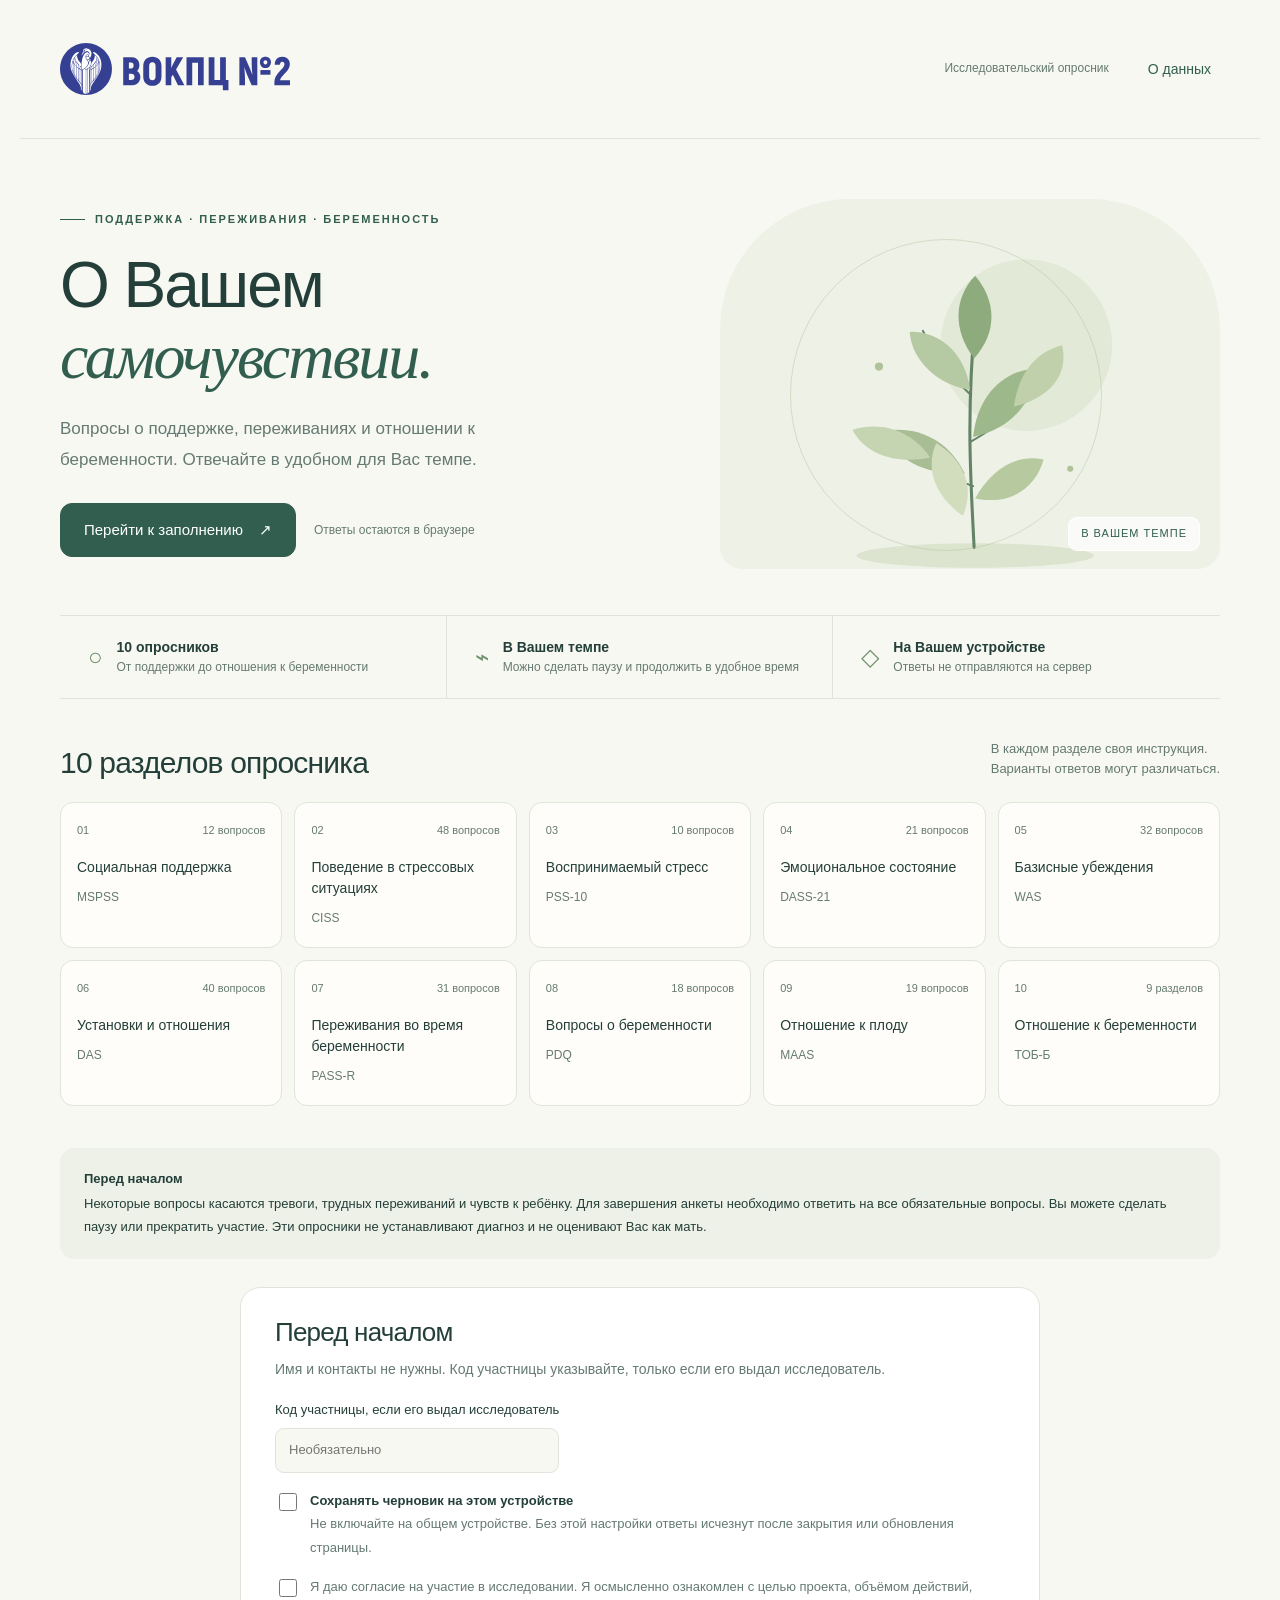
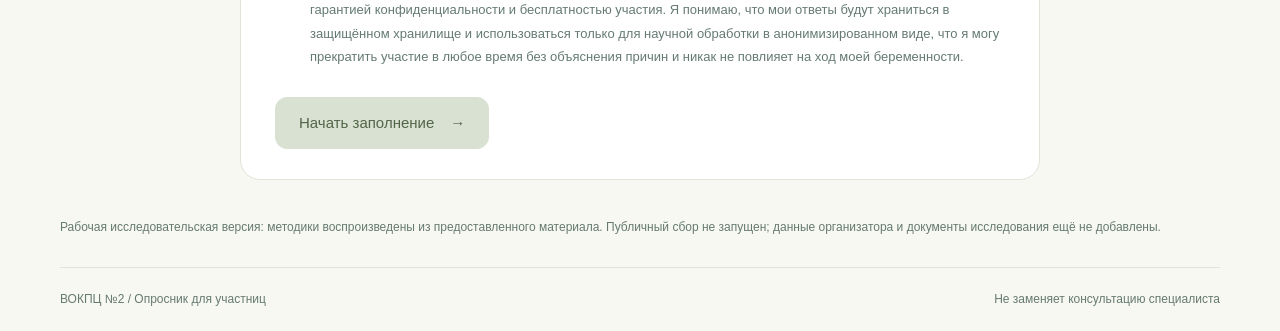
<file: public/index.html>
<!doctype html>
<html lang="ru"><head><meta charset="utf-8"><meta name="viewport" content="width=device-width,initial-scale=1"><meta name="color-scheme" content="light"><meta name="description" content="Локальный исследовательский опросник о социальной поддержке, переживаниях и отношении к беременности."><meta name="theme-color" content="#f7f5f0"><title>ВОКПЦ №2 — опросник о беременности</title><link rel="icon" href="assets/favicon.svg" type="image/svg+xml"><link rel="icon" href="assets/favicon.ico" sizes="any"><link rel="apple-touch-icon" href="assets/apple-touch-icon.png"><link rel="stylesheet" href="styles.css"><link rel="stylesheet" href="refinement.css"><link rel="stylesheet" href="admin.css"><link rel="stylesheet" href="admin.css"><script defer src="data.js"></script><script defer src="app.js"></script><script defer src="vendor/xlsx.mini.min.js"></script><script defer src="excel-export.js"></script><script defer src="vendor/supabase.js"></script><script defer src="research-config.js"></script><script defer src="research-live.js"></script><link rel="stylesheet" href="mobile.css"></head><body>
<a class="skip-link" href="#main">Перейти к содержанию</a>
<header class="header"><a class="brand" href="./" aria-label="ВОКПЦ №2, опросник"><img class="clinic-logo" src="assets/vokpc2-logo.svg" alt="Логотип ВОКПЦ №2"></a><span class="header-tag">Исследовательский опросник</span><button id="privacy-btn" class="text-button">О данных</button></header>
<main id="main" tabindex="-1"></main>
<footer class="footer"><span>ВОКПЦ №2 / Опросник для участниц</span><span>Не заменяет консультацию специалиста</span></footer>
<dialog id="privacy-dialog"><div class="dialog-top"><h2>Ваши ответы и данные</h2><button class="icon-button" id="close-privacy" aria-label="Закрыть">×</button></div><p>На этом сайте нет аналитики, рекламы, внешних шрифтов и отправки ответов на сервер. Заполнение и подсчёт выполняются в Вашем браузере. При открытии опубликованной версии Vercel может регистрировать IP-адрес и технические сведения о запросах. Содержимое ответов сайт на сервер не передаёт.</p><p>По умолчанию ответы хранятся только в памяти открытой страницы. Если Вы разрешите сохранение, черновик будет записан в хранилище этого браузера на этом устройстве. На общем устройстве сохранение лучше не включать.</p><p>Черновик не зашифрован. Выгруженные файлы тоже содержат чувствительные данные. Передавайте их только согласованному получателю.</p><p><strong>Это рабочий макет исследования.</strong> Организатор, контакты, этическое одобрение, сроки хранения и порядок передачи результатов пока не заданы. Публичный сбор ответов не запущен.</p><button class="button secondary" id="close-privacy-bottom">Понятно</button></dialog>
<noscript><p>Для заполнения необходим JavaScript. Ответы обрабатываются локально.</p></noscript>
<div id="toast" role="status" aria-live="polite"></div>
<script src="completion.js"></script></body></html>
</file>
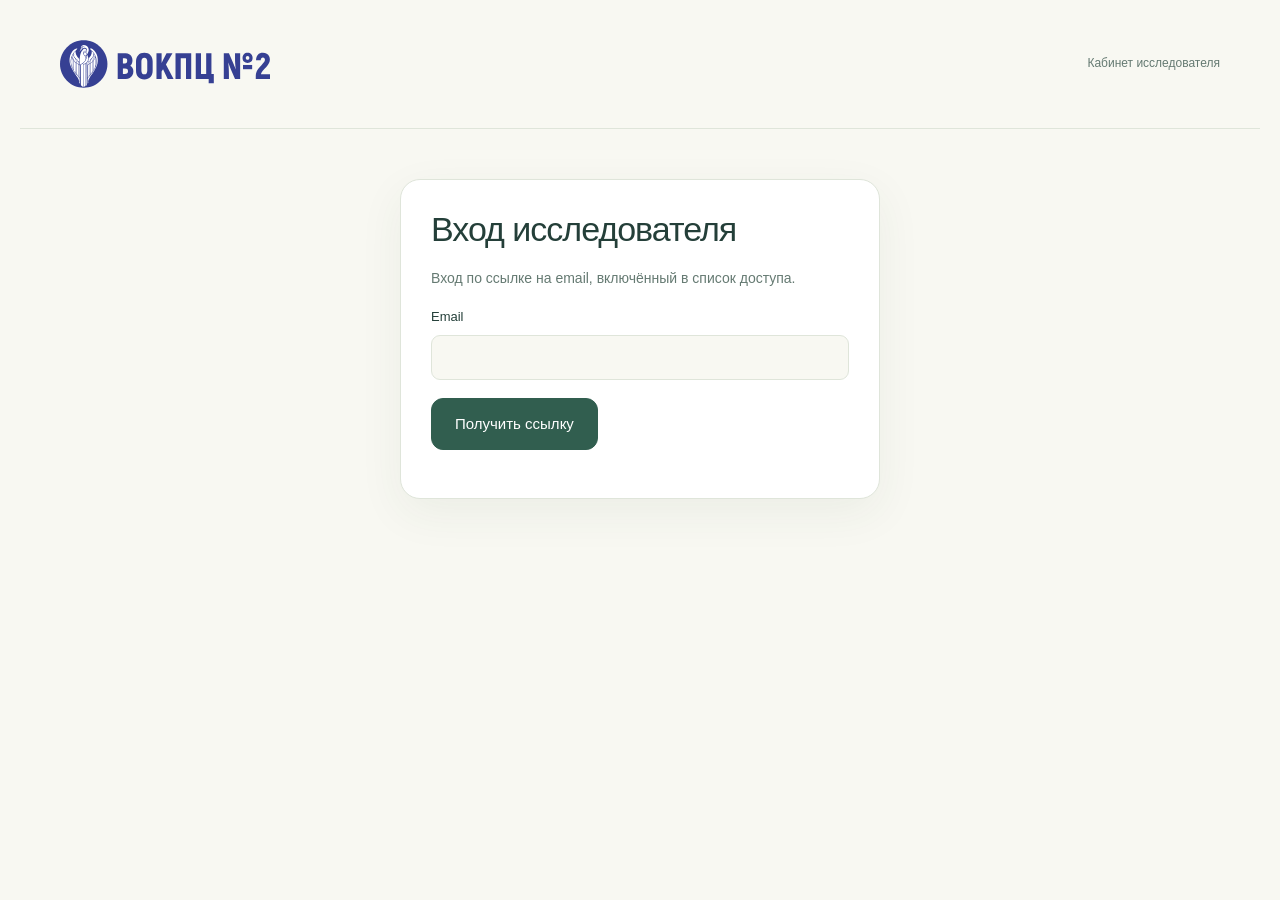
<file: public/admin.html>
<!doctype html><html lang="ru"><head><meta charset="utf-8"><meta name="viewport" content="width=device-width,initial-scale=1"><title>ВОКПЦ №2 — кабинет исследователя</title><link rel="icon" href="assets/favicon.svg"><link rel="stylesheet" href="styles.css"><link rel="stylesheet" href="admin.css"><script defer src="vendor/supabase.js"></script><script defer src="vendor/xlsx.mini.min.js"></script><script defer src="data.js"></script><script defer src="research-config.js"></script><script defer src="admin.js"></script><script defer src="admin-export.js"></script><link rel="stylesheet" href="mobile.css"></head><body><header class="header"><a href="./" class="brand"><img src="assets/vokpc2-logo.svg" alt="ВОКПЦ №2" style="width:210px;height:80px"></a><span class="header-tag">Кабинет исследователя</span><button class="text-button hidden" id="logout">Выйти</button></header><main class="admin-main"><section id="login" class="setup"><h1>Вход исследователя</h1><p>Вход по ссылке на email, включённый в список доступа.</p><label class="field">Email<input id="email" type="email" autocomplete="email" required></label><button class="button" id="send-code">Получить ссылку</button><p id="login-message" role="status"></p></section><section id="dashboard" class="hidden"><div class="admin-heading"><div><h1>Ход заполнения</h1><p id="connection" role="status">Подключение…</p></div><label class="field">Выборка для Excel<select id="export-scope"><option value="completed">Завершённые реальные</option><option value="all">Все реальные, включая незавершённые</option></select></label><button class="button secondary" id="export-all">Скачать общий Excel</button></div><div class="notice"><strong>Конфиденциальность</strong>Ваши ответы сохраняются в защищённом хранилище. Только авторизованный исследователь имеет доступ к данным.</div><div class="admin-tools"><label class="field">Количество приглашений<input type="number" id="invite-count" value="1" min="1" max="100"></label><button class="button" id="create-invites">Создать ссылку для респондента</button><label class="field">Поиск по коду<input id="search" placeholder="Код участницы"></label><label class="field">Статус<select id="status-filter"><option value="all">Все</option><option value="online">На связи</option><option value="idle">Нет активности</option><option value="offline">Нет соединения</option><option value="completed">Завершено</option><option value="new">Не начато</option></select></label></div><div id="invites" role="status"></div><div id="stats" class="admin-stats"></div><div class="table-scroll"><table class="live-table"><thead><tr><th>Код</th><th>Текущий раздел</th><th>Прогресс</th><th>Статус</th><th>С начала</th><th>Последнее действие</th><th>Действия</th></tr></thead><tbody id="rows"></tbody></table></div><p class="micro">Heartbeat: каждые 20 секунд. Нет соединения: после 60 секунд без heartbeat. Нет активности: после 5 минут. Время с начала включает паузы.</p><p id="admin-message" role="status"></p></section></main></body></html>
</file>
<file: public/styles.css>
@charset "UTF-8";
:root{--ink:#243f39;--muted:#657a72;--green:#315e4f;--green-dark:#234739;--cream:#f8f8f2;--line:#dfe5da;--paper:#fff;--soft:#edf2e7;--lime:#dbe8b0;--error:#994c3e;--shadow:0 14px 45px #304d3510}
*{box-sizing:border-box}body{margin:0;color:var(--ink);background:var(--cream);font-family:"Segoe UI",Arial,sans-serif;font-size:16px;line-height:1.6}button,input,textarea{font:inherit}button,a,label,input{touch-action:manipulation}button{cursor:pointer}button:disabled{cursor:not-allowed;opacity:.55}a{color:inherit}h1,h2,h3,p{margin:0}h1,h2,h3{line-height:1.15}h1{font-size:clamp(40px,5vw,66px);font-weight:500;letter-spacing:-2.5px}h2{font-size:30px;font-weight:500;letter-spacing:-.8px}h3{font-size:19px;font-weight:600}p+p{margin-top:14px}button:focus-visible,a:focus-visible,input:focus-visible,textarea:focus-visible,summary:focus-visible{outline:3px solid #648536;outline-offset:4px}.skip-link{position:fixed;left:16px;top:-90px;z-index:9;background:white;padding:12px}.skip-link:focus{top:8px}.header{max-width:1240px;margin:auto;padding:24px 40px;display:flex;align-items:center;gap:30px;border-bottom:1px solid var(--line)}.brand{font-size:27px;text-decoration:none;display:flex;align-items:center;font-weight:600;letter-spacing:-1px;gap:8px}.brand-icon{background:var(--green);color:white;border-radius:50% 50% 8px 50%;display:grid;place-items:center;width:33px;height:33px;font-size:23px;font-family:Georgia,serif;font-style:italic}.brand-dot{color:#83a057;margin-left:-8px}.header-tag{margin-left:auto;display:flex;gap:8px;align-items:center;font-size:12px;color:var(--muted)}.status-dot{width:6px;height:6px;border-radius:50%;background:#6f925a}.text-button{border:0;background:none;color:var(--green);font-size:14px;padding:9px}.footer{max-width:1160px;margin:40px auto 0;border-top:1px solid var(--line);padding:22px 0;display:flex;justify-content:space-between;color:var(--muted);font-size:12px}.landing{max-width:1160px;margin:0 auto}.hero{display:grid;grid-template-columns:1.18fr 1fr;gap:66px;align-items:center;padding:68px 0 46px}.eyebrow{font-size:11px;letter-spacing:2px;text-transform:uppercase;font-weight:600;color:var(--green);display:flex;align-items:center;gap:10px;margin-bottom:22px}.eyebrow:before{content:"";width:25px;height:1px;background:var(--green)}.hero h1 em{font-family:Georgia,serif;font-weight:400;font-style:italic;color:var(--green)}.lead{color:var(--muted);font-size:17px;line-height:1.8;margin-top:22px;max-width:485px}.hero-actions{display:flex;align-items:center;gap:18px;margin-top:28px}.button{background:var(--green);border:1px solid var(--green);color:white;border-radius:12px;padding:13px 23px;display:inline-flex;align-items:center;justify-content:center;gap:16px;font-weight:500;text-decoration:none;font-size:15px;transition:background .15s,transform .15s}.button:hover{background:var(--green-dark)}.button.secondary{background:white;color:var(--green);border-color:var(--line)}.button.secondary:hover{background:var(--soft)}.button.danger{color:var(--error);background:white;border-color:#d9bdb5}.micro{font-size:12px;color:var(--muted)}.hero-art{height:390px;background:#eef1e6;border-radius:130px 130px 22px 22px;position:relative;overflow:hidden;display:grid;place-items:center}.hero-art svg{width:95%;height:95%}.art-label{position:absolute;bottom:18px;right:20px;background:#ffffffb8;border:1px solid white;border-radius:9px;padding:7px 12px;color:var(--green);font-size:11px;letter-spacing:1px}.facts{display:grid;grid-template-columns:repeat(3,1fr);border-top:1px solid var(--line);border-bottom:1px solid var(--line);margin-bottom:46px}.fact{padding:20px 28px;border-right:1px solid var(--line);display:flex;gap:14px;align-items:center}.fact:last-child{border:0}.fact-icon{font-size:24px;color:#71916d}.fact strong{display:block;font-size:14px;font-weight:600}.fact span{display:block;font-size:12px;color:var(--muted)}.section-heading{display:flex;align-items:end;justify-content:space-between;margin-bottom:22px;gap:24px}.section-heading p{font-size:13px;color:var(--muted);max-width:340px}.method-grid{display:grid;grid-template-columns:repeat(5,1fr);gap:12px;margin-bottom:42px}.method-tile{border:1px solid var(--line);border-radius:14px;padding:18px 16px;background:#ffffff96}.tile-top{display:flex;justify-content:space-between;color:var(--muted);font-size:11px;margin-bottom:18px}.method-tile h3{font-size:14px;line-height:1.4;margin-bottom:10px;font-weight:500}.method-tile p{font-size:11px;color:var(--muted)}.notice{border-radius:14px;background:var(--soft);padding:20px 24px;font-size:13px;line-height:1.75;margin-bottom:28px;border:1px solid var(--line)}.notice strong{display:block;margin-bottom:3px}.setup{background:white;border:1px solid var(--line);border-radius:20px;padding:30px;margin:0 0 44px;box-shadow:var(--shadow)}.setup h2{font-size:25px;margin-bottom:10px}.setup>p{color:var(--muted);font-size:14px;margin-bottom:20px}.setup-row{display:flex;gap:24px;flex-wrap:wrap;align-items:center}.field{display:flex;flex-direction:column;gap:7px;font-size:13px}.field input{border:1px solid var(--line);border-radius:9px;padding:11px 13px;min-width:230px;max-width:100%;background:var(--cream);color:var(--ink)}.check{display:flex;align-items:flex-start;gap:10px;font-size:13px;margin-top:16px;color:var(--muted)}.check input{accent-color:var(--green);width:18px;height:18px;flex:0 0 18px;margin-top:3px}.check strong{color:var(--ink)}.setup-actions{display:flex;gap:14px;margin-top:22px;flex-wrap:wrap}.flow{max-width:1160px;margin:34px auto;display:grid;grid-template-columns:240px 1fr;gap:40px}.sidebar{position:sticky;top:20px;align-self:start}.sidebar-label{font-size:11px;color:var(--muted);letter-spacing:1.5px;text-transform:uppercase;margin-bottom:16px}.method-nav{display:flex;flex-direction:column;gap:4px}.nav-item{border:0;display:flex;align-items:center;gap:11px;background:none;text-align:left;padding:10px;border-radius:10px;color:var(--muted);font-size:12px;line-height:1.4}.nav-item:hover{background:var(--soft)}.nav-item.active{background:#e5eddd;color:var(--green);font-weight:600}.nav-number{border:1px solid var(--line);min-width:25px;height:25px;display:grid;place-items:center;border-radius:50%;font-size:10px}.nav-item.active .nav-number{background:var(--green);color:white;border-color:var(--green)}.sidebar-note{font-size:11px;color:var(--muted);border-top:1px solid var(--line);margin-top:20px;padding-top:15px}.sidebar-note .text-button{padding:10px 0}.flow-content{min-width:0}.progress-row{display:flex;justify-content:space-between;align-items:center;font-size:12px;color:var(--muted);margin-bottom:10px}.progress{height:5px;background:#e3e9df;border-radius:8px;margin-bottom:28px;overflow:hidden}.progress-bar{height:100%;background:#6f8f58;border-radius:8px;transition:width .2s}.method-head{margin-bottom:22px}.method-head h1{font-size:36px;letter-spacing:-1.2px}.method-meta{display:flex;align-items:center;gap:12px;font-size:12px;color:var(--muted);margin-top:12px}.pill{border:1px solid var(--line);border-radius:20px;padding:3px 10px;color:var(--green);background:white}.instruction{padding:20px 24px;background:var(--soft);border-radius:14px;font-size:14px;color:var(--green);margin-bottom:24px}.instruction h2{font-size:14px;font-weight:600;margin-bottom:9px;letter-spacing:0}.questions{display:flex;flex-direction:column;gap:16px}.question{background:white;border:1px solid var(--line);border-radius:16px;padding:23px 25px;box-shadow:0 3px 15px #23473903}.question.skipped{border-style:dashed}.question-title{display:flex;align-items:baseline;gap:12px;margin-bottom:17px}.question-num{font-size:11px;color:var(--muted);min-width:18px}.question fieldset{margin:0;border:0;padding:0;min-width:0}.question legend{font-size:16px;font-weight:500;width:100%;padding:0;line-height:1.55;float:left}.question legend+*{clear:both}.options{display:grid;grid-template-columns:repeat(var(--cols),minmax(0,1fr));gap:8px;padding-top:17px}.option{position:relative;display:flex;flex-direction:column;align-items:center;gap:6px;border:1px solid var(--line);border-radius:10px;padding:11px 6px;text-align:center;font-size:11px;line-height:1.4;color:var(--muted);cursor:pointer;transition:background .15s,border-color .15s;min-height:94px;justify-content:flex-start}.option:hover{background:#f2f6ec;border-color:#91ab77}.option input{position:absolute;width:1px;height:1px;opacity:0}.option:has(input:checked){background:#e8efdc;border:2px solid #63804d;padding:10px 5px;color:var(--green)}.option:has(input:focus-visible){outline:3px solid #648536;outline-offset:3px}.option-number{display:grid;place-items:center;height:26px;width:26px;background:#f1f4ee;border-radius:50%;color:var(--green);font-size:13px}.option:has(input:checked) .option-number{background:var(--green);color:white}.options.long{grid-template-columns:1fr;gap:8px}.options.long .option{flex-direction:row;text-align:left;min-height:unset;padding:12px 14px;gap:12px;font-size:13px}.options.long .option:has(input:checked){padding:11px 13px}.options.long .option-number{flex-shrink:0}.question-tools{display:flex;justify-content:flex-end;gap:12px;margin-top:12px}.skip-question{border:0;background:none;color:var(--muted);font-size:11px;text-decoration:underline;text-underline-offset:3px;padding:4px}.skip-question:hover{color:var(--green)}.skip-message{color:var(--muted);font-size:11px;margin-top:10px}.extra{display:block;font-size:12px;color:var(--muted);margin-top:14px}.extra textarea,.open-answer{display:block;width:100%;margin-top:8px;border:1px solid var(--line);border-radius:10px;padding:12px;background:#fafbf8;resize:vertical;min-height:80px;color:var(--ink)}.flow-actions{display:flex;justify-content:space-between;gap:16px;align-items:center;border-top:1px solid var(--line);margin-top:27px;padding-top:23px}.validation{border-radius:10px;background:#fff1df;color:#805b30;padding:12px 16px;font-size:13px;margin-bottom:16px}.summary{max-width:900px;margin:50px auto}.summary h1{font-size:42px;letter-spacing:-1.5px;margin-bottom:18px}.summary-intro{color:var(--muted);margin-bottom:25px;max-width:650px}.summary-grid{display:grid;grid-template-columns:1fr 1fr;gap:15px}.result-card{background:white;border:1px solid var(--line);border-radius:14px;padding:23px}.result-card h2{font-size:18px;margin-bottom:12px}.result-card p{color:var(--muted);font-size:13px}.result-row{display:flex;justify-content:space-between;font-size:13px;border-top:1px solid var(--line);margin-top:10px;padding-top:10px}.score{font-weight:600;color:var(--green)}.summary-actions{display:flex;gap:12px;flex-wrap:wrap;margin:26px 0}.review-list{display:flex;flex-direction:column;gap:7px;margin:20px 0}.review-button{display:flex;justify-content:space-between;text-align:left;border:1px solid var(--line);background:white;border-radius:9px;padding:12px 16px;font-size:13px;color:var(--green)}.summary details{margin-top:22px;font-size:13px}.summary summary{cursor:pointer;font-weight:600}dialog{border:1px solid var(--line);border-radius:20px;padding:30px;max-width:580px;width:calc(100% - 30px);color:var(--ink);box-shadow:var(--shadow)}dialog::backdrop{background:#1e392d77;backdrop-filter:blur(3px)}dialog p{font-size:14px;color:var(--muted)}dialog .button{margin-top:20px}.dialog-top{display:flex;justify-content:space-between;align-items:center;margin-bottom:18px}.dialog-top h2{font-size:25px}.icon-button{border:0;background:var(--soft);color:var(--green);width:34px;height:34px;border-radius:50%;font-size:24px}#toast{position:fixed;bottom:25px;left:50%;transform:translateX(-50%);padding:11px 18px;background:var(--green-dark);color:white;border-radius:10px;font-size:13px;z-index:10;display:none}#toast.visible{display:block}.hidden{display:none!important}
@media(min-width:1000px){.hero-art:before{content:"";position:absolute;width:310px;height:310px;border:1px solid #aabb9366;border-radius:50%;top:40px;left:70px}}
@media(max-width:1200px){.landing,.flow,.summary{margin-left:30px;margin-right:30px}.footer{margin-left:30px;margin-right:30px}.hero{gap:35px}.method-grid{grid-template-columns:repeat(5,1fr)}.flow{gap:25px;grid-template-columns:210px 1fr}.option{font-size:10px}}
@media(max-width:850px){.hero{padding-top:40px;grid-template-columns:1.2fr 1fr;gap:25px}.hero-art{height:300px}.hero h1{font-size:45px}.method-grid{grid-template-columns:repeat(3,1fr)}.flow{display:block}.sidebar{position:static;margin-bottom:24px}.method-nav{flex-direction:row;overflow:auto;padding-bottom:8px}.nav-item{min-width:145px}.sidebar-label,.sidebar-note{display:none}.flow-content{max-width:760px}.options{gap:5px}.option{font-size:10px;padding:10px 4px}.fact{padding:17px 14px}}
@media(max-width:600px){body{font-size:15px}.header{padding:17px 18px;gap:12px}.brand{font-size:23px}.header-tag{display:none}.header .text-button{margin-left:auto}.landing,.flow,.summary{margin-left:18px;margin-right:18px}.hero{grid-template-columns:1fr;padding-top:34px;gap:28px}.hero h1{font-size:48px}.hero-art{height:245px;border-radius:90px 90px 18px 18px}.hero-art svg{width:85%}.lead{font-size:15px}.hero-actions{flex-wrap:wrap}.facts{grid-template-columns:1fr;margin-bottom:30px}.fact{border-right:0;border-bottom:1px solid var(--line);padding:13px 6px}.method-grid{grid-template-columns:repeat(2,1fr);gap:9px}.section-heading{display:block}.section-heading p{margin-top:12px}.section-heading h2{font-size:26px}.setup{padding:22px}.setup-row{display:block}.field input{width:100%;min-width:0}.notice{padding:18px}.flow{margin-top:22px}.method-head h1{font-size:29px}.question{padding:19px 17px}.question legend{font-size:15px}.options{grid-template-columns:1fr!important;gap:6px}.option{flex-direction:row;min-height:unset;text-align:left;padding:10px 12px;font-size:13px;gap:12px}.option-number{flex-shrink:0}.option:has(input:checked){padding:9px 11px}.options.long .option{font-size:13px}.flow-actions .button{padding:11px 16px}.summary-grid{grid-template-columns:1fr}.summary h1{font-size:34px}.footer{margin-left:18px;margin-right:18px;flex-direction:column;gap:5px}.method-meta{flex-wrap:wrap}.instruction{padding:17px}.summary-actions .button{width:100%}}
@media(prefers-reduced-motion:reduce){*{scroll-behavior:auto!important;transition:none!important}}@media print{.header,.footer,.sidebar,.flow-actions,.question-tools,.summary-actions,#toast{display:none}.flow{display:block;margin:0}.question{break-inside:avoid;box-shadow:none}.summary{margin:0}.result-card{break-inside:avoid}}
</file>
<file: public/refinement.css>
/* Preserve the original airy layout; refine only spacing, brand and legibility. */
.brand-mark{width:36px;height:36px}.brand-name{font-size:27px;font-weight:500;letter-spacing:-1px}.brand{gap:8px}.hero{padding-top:60px;gap:70px}.hero h1{font-size:clamp(44px,5.1vw,64px);line-height:1.1;letter-spacing:-2px}.lead{max-width:455px;font-size:17px}.hero-art{height:370px}.hero-actions .button{padding:14px 23px}.facts{margin-bottom:40px}.method-tile{background:#fffdfa;border-radius:13px;padding:19px 16px;box-shadow:none}.method-tile h3{font-size:14px;line-height:1.5}.method-tile p{font-size:12px}.tile-top{margin-bottom:17px}.setup{box-shadow:none;max-width:800px;margin:28px auto 38px;padding:30px 34px}.setup h2{font-size:26px}.check{font-size:13px;line-height:1.8}.check input{margin-top:4px}.setup-actions{padding-top:6px}.notice{font-size:13px;border:0;background:#eef1e8}.question{box-shadow:none}.option{font-size:12px;line-height:1.45}.options.long .option{font-size:14px}.option-number{font-variant-numeric:tabular-nums}.sidebar-label{text-transform:none;letter-spacing:.3px;font-size:12px}.button:disabled{opacity:1;background:#d9e1d2;color:#526548;border-color:#d9e1d2}.micro{font-size:12px}.footer{margin-top:30px}
@media(max-width:1000px){.hero{gap:30px}.hero-art{height:320px}.option{font-size:11px}}
@media(max-width:600px){.hero{padding-top:32px;gap:26px;min-width:0}.hero>div{min-width:0}.hero h1{font-size:clamp(36px,10.5vw,46px)}.hero-art{height:245px}.lead{font-size:16px}.brand-mark{width:31px;height:31px}.brand-name{font-size:25px}.setup{padding:24px 21px}.setup h2{font-size:24px}.setup-actions .button{width:100%}.check{font-size:13px}.method-tile{padding:17px 14px}.method-tile h3{font-size:13px}.method-tile p{font-size:11px}.option{font-size:13px}.options.long .option{font-size:13px}.hero-actions{gap:12px}.hero-actions .micro{font-size:11px}.notice{padding:18px 20px}.hero-actions .button{min-height:48px}.header-tag{display:none}.summary .notice{margin-bottom:20px}}

.clinic-logo{width:230px;height:90px;object-fit:contain;object-position:left center}@media(max-width:600px){.clinic-logo{width:190px;height:76px}.header{gap:12px}}
</file>
<file: public/admin.css>
.admin-main{max-width:1240px;margin:35px auto;padding:0 30px}.admin-main #login{max-width:480px;margin:50px auto}.admin-main h1{font-size:34px;letter-spacing:-1px}.admin-main .setup .button{margin-top:18px}.admin-main .setup p{font-size:14px;margin:18px 0}.admin-heading{display:flex;justify-content:space-between;gap:20px;margin-bottom:25px}.admin-heading p{font-size:12px;color:var(--muted);margin-top:10px}.admin-tools{display:flex;flex-wrap:wrap;align-items:end;gap:18px;margin:25px 0}.admin-tools input{min-width:0;max-width:180px}.admin-tools select{min-height:46px;border:1px solid var(--line);padding:8px;border-radius:8px;background:white}.table-scroll{overflow:auto}.live-table{width:100%;border-collapse:collapse;min-width:900px;background:white;font-size:12px}.live-table td,.live-table th{text-align:left;padding:14px 12px;border-bottom:1px solid var(--line);vertical-align:top}.live-table th{font-size:11px;color:var(--muted)}.live-table .progress{margin:7px 0;width:120px}.status{display:inline-flex;align-items:center;gap:6px;white-space:nowrap}.status:before{content:'';width:7px;height:7px;border-radius:50%;background:#939c96}.status.online:before{background:#51813c}.status.idle:before{background:#bc8e30}.status.completed:before{background:#4f7697}.admin-stats{font-size:13px;margin:20px 0}.invite-row{font-size:12px;padding:10px;background:white;border-bottom:1px solid var(--line);display:flex;gap:15px;align-items:center;overflow-wrap:anywhere}.invite-row a{flex:1}.admin-main .action{border:0;background:none;color:var(--green);font-size:11px;padding:4px;display:block}.server-state{max-width:1160px;margin:15px auto 0;padding:9px 16px;background:#eaf0e2;color:#315e4f;font-size:12px;border-radius:6px}.server-state[data-warning=true]{background:#fff0d5;color:#80582c}.admin-message{font-size:13px}@media(max-width:600px){.admin-main{padding:0 18px}.admin-heading{display:block}.admin-heading .button{margin-top:15px}.admin-main h1{font-size:28px}.server-state{margin:12px 18px}.admin-tools{gap:12px}.admin-tools .field{width:100%}.admin-tools input{max-width:100%}.invite-row{display:block}.invite-row a{display:block;margin-top:7px}}
</file>
<file: public/mobile.css>
/* Phone-specific layout; questionnaire wording and logic unchanged. */
@media(max-width:600px){
html{scroll-padding-top:12px}body{font-size:16px;overflow-wrap:break-word}
.header{padding:12px 16px;gap:8px}.clinic-logo{width:180px;height:70px}.header .text-button{font-size:12px;min-height:44px;flex-shrink:0}.brand{min-width:0}
.landing,.flow,.summary{margin-left:16px;margin-right:16px}.hero{padding-top:28px}.hero-art{height:210px}.hero h1{font-size:clamp(34px,10vw,44px)}.hero-actions{align-items:flex-start;flex-direction:column;gap:9px}.hero-actions .button{width:100%;min-height:50px}.hero-actions .micro{font-size:12px}.facts{margin-bottom:28px}.fact{padding:14px 8px}.fact span{font-size:12px;line-height:1.6}.section-heading p{font-size:13px}.method-grid{gap:9px}.method-tile{padding:15px 12px}.tile-top{margin-bottom:12px}.method-tile h3{font-size:14px}.setup{padding:22px 17px}.setup .field input{width:100%;min-width:0;font-size:16px;min-height:48px}.check{line-height:1.7;font-size:13px}.check input{margin-top:4px}.setup-actions .button{min-height:50px}
.flow{margin-top:18px}.sidebar{margin-bottom:17px}.method-nav{display:flex;overflow-x:auto;overscroll-behavior-x:contain;scroll-snap-type:x proximity;padding-bottom:10px;gap:6px}.nav-item{flex:0 0 155px;min-width:155px;min-height:64px;scroll-snap-align:start;padding:10px;font-size:12px}.nav-number{flex-shrink:0}.progress-row{font-size:12px;gap:10px}.progress{margin-bottom:22px}.method-head h1{font-size:29px;line-height:1.2}.method-meta{gap:8px;font-size:12px}.instruction{padding:17px;font-size:14px;line-height:1.75}.instruction .micro{font-size:12px}.questions{gap:13px}.question{padding:20px 16px}.question legend{font-size:16px;line-height:1.65}.options{gap:8px}.option,.options.long .option{padding:13px 12px;min-height:50px;font-size:14px;line-height:1.5;gap:12px}.option:has(input:checked),.options.long .option:has(input:checked){padding:12px 11px}.option-number{min-width:29px;height:29px;font-size:14px}.extra{font-size:13px}.extra textarea,.open-answer{font-size:16px;min-height:100px}.question-tools{min-height:34px}.skip-question{min-height:40px;padding:8px;font-size:12px}
.flow-actions{position:sticky;bottom:0;z-index:3;background:var(--cream);padding:12px 0 calc(12px + env(safe-area-inset-bottom));margin-top:20px;box-shadow:0 -10px 15px var(--cream);gap:8px}.flow-actions .button{min-height:48px;padding:11px 14px;font-size:14px}.flow-actions .text-button{min-height:44px;padding:8px 4px;font-size:12px}.summary{margin-top:28px}.summary h1{font-size:31px}.summary-intro{font-size:14px;line-height:1.75}.review-button{gap:10px;font-size:13px;padding:14px 12px}.review-button>span:last-child{flex-shrink:0}.result-card{padding:21px 18px}.summary-actions .button{min-height:50px}.summary details{font-size:14px}.server-state{margin:12px 16px;padding:10px 12px;font-size:12px}dialog{max-height:calc(100dvh - 32px);overflow-y:auto;padding:23px 20px}dialog p{font-size:14px}.dialog-top h2{font-size:22px}.footer{margin-left:16px;margin-right:16px;font-size:12px}
.admin-main{padding:0 16px}.admin-main #login{padding:22px 17px;margin:25px auto}.admin-main .field input,.admin-main select{font-size:16px;min-height:48px;width:100%}.admin-heading{display:flex;flex-direction:column;align-items:stretch}.admin-heading .button{width:100%;margin-top:0}.admin-tools{display:flex;flex-direction:column;align-items:stretch}.admin-tools .button{min-height:50px}.admin-main #login .button{width:100%;min-height:50px}.admin-main .table-scroll{border:1px solid var(--line);border-radius:8px}.admin-main .live-table{font-size:13px}.admin-main .live-table th{font-size:12px}.admin-main .action{padding:8px 4px;min-height:36px}.invite-row .text-button{min-height:44px}
}
@media(max-width:360px){.clinic-logo{width:165px;height:64px}.header{padding:10px 14px}.method-head h1{font-size:26px}.flow-actions .button{padding:10px 11px;font-size:13px}.flow-actions .text-button{font-size:11px}.method-tile h3{font-size:13px}}
@media(prefers-reduced-motion:no-preference){.method-nav{scroll-behavior:smooth}}
</file>
